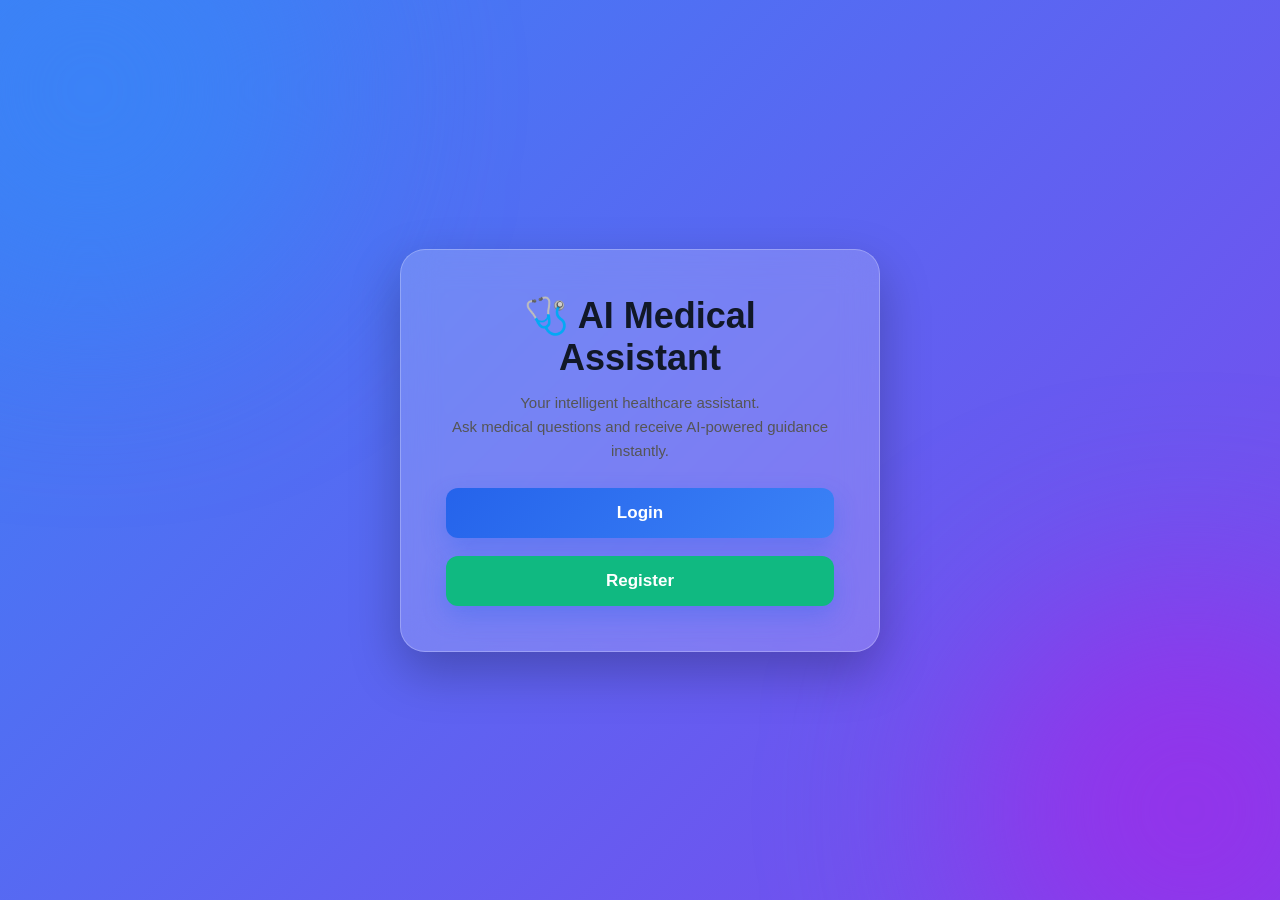
<file: templates/index.html>
<!DOCTYPE html>
<html lang="en">
<head>
    <meta charset="UTF-8">
    <meta name="viewport" content="width=device-width, initial-scale=1.0">
    <title>AI Medical Assistant</title>

    <link rel="stylesheet" href="/static/style.css">
</head>
<body>

<div class="login-container">

    <h1>🩺 AI Medical Assistant</h1>

    <p style="text-align:center; margin-bottom:25px; color:#555; line-height:1.6;">
        Your intelligent healthcare assistant.<br>
        Ask medical questions and receive AI-powered guidance instantly.
    </p>

    <button onclick="window.location.href='/login'">
        Login
    </button>

    <br><br>

    <button onclick="window.location.href='/register'"
        style="background:#10b981;">
        Register
    </button>

</div>

</body>
</html>
</file>
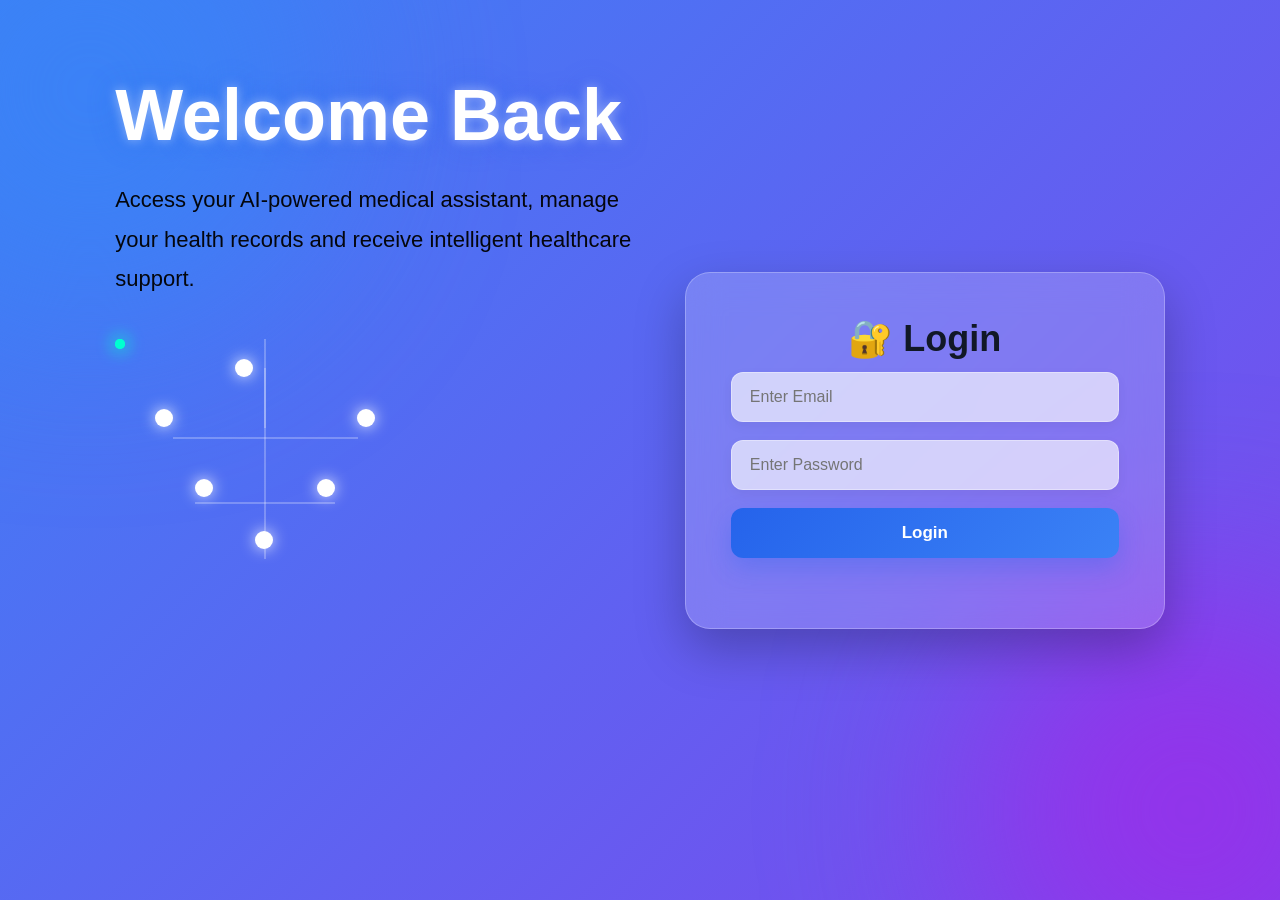
<file: templates/login.html>
<!DOCTYPE html>
<html lang="en">

<head>
    <meta charset="UTF-8">
    <meta name="viewport" content="width=device-width, initial-scale=1.0">
    <title>Login - AI Medical Assistant</title>

    <link rel="stylesheet" href="/static/style.css">
</head>

<body>

    <div class="register-page">

    <div class="left-panel">

        <h1>Welcome Back</h1>

        <p>
            Access your AI-powered medical assistant,
            manage your health records and receive intelligent healthcare support.
        </p>

        <div class="animation-area">

            <div class="brain-network">

                <span class="node n1"></span>
                <span class="node n2"></span>
                <span class="node n3"></span>
                <span class="node n4"></span>
                <span class="node n5"></span>
                <span class="node n6"></span>

                <div class="pulse p1"></div>
                <div class="pulse p2"></div>

            </div>

        </div>

        <div class="ecg">

            <svg viewBox="0 0 900 120">
                <path d="M0 60 L80 60 L110 60 L135 20 L160 100 L185 40 L210 60 L900 60"/>
            </svg>

        </div>

    </div>

    <div class="login-container">

        <h1>🔐 Login</h1>

        <input
            type="email"
            id="email"
            placeholder="Enter Email">

        <input
            type="password"
            id="password"
            placeholder="Enter Password">

        <button id="login-btn">
            Login
        </button>

        <p id="message"></p>

    </div>

    <script>

        // Agar user already login hai
        if (localStorage.getItem("token")) {
            window.location.href = "/chat";
        }

        document.getElementById("login-btn").onclick = async () => {

            const email = document.getElementById("email").value.trim();
            const password = document.getElementById("password").value.trim();

            if (email === "" || password === "") {
                document.getElementById("message").innerHTML =
                    "Please enter email and password.";
                return;
            }

            const formData = new URLSearchParams();

            formData.append("username", email);
            formData.append("password", password);

            const response = await fetch("/user/login", {

                method: "POST",

                headers: {
                    "Content-Type": "application/x-www-form-urlencoded"
                },

                body: formData

            });

            const data = await response.json();

            if (response.ok && data.access_token) {

                localStorage.setItem("token", data.access_token);

                window.location.href = "/chat";

            } else {

                document.getElementById("message").innerHTML =
                    data.detail || "Login Failed";

            }

        };

    </script>

</body>

</html>
</file>
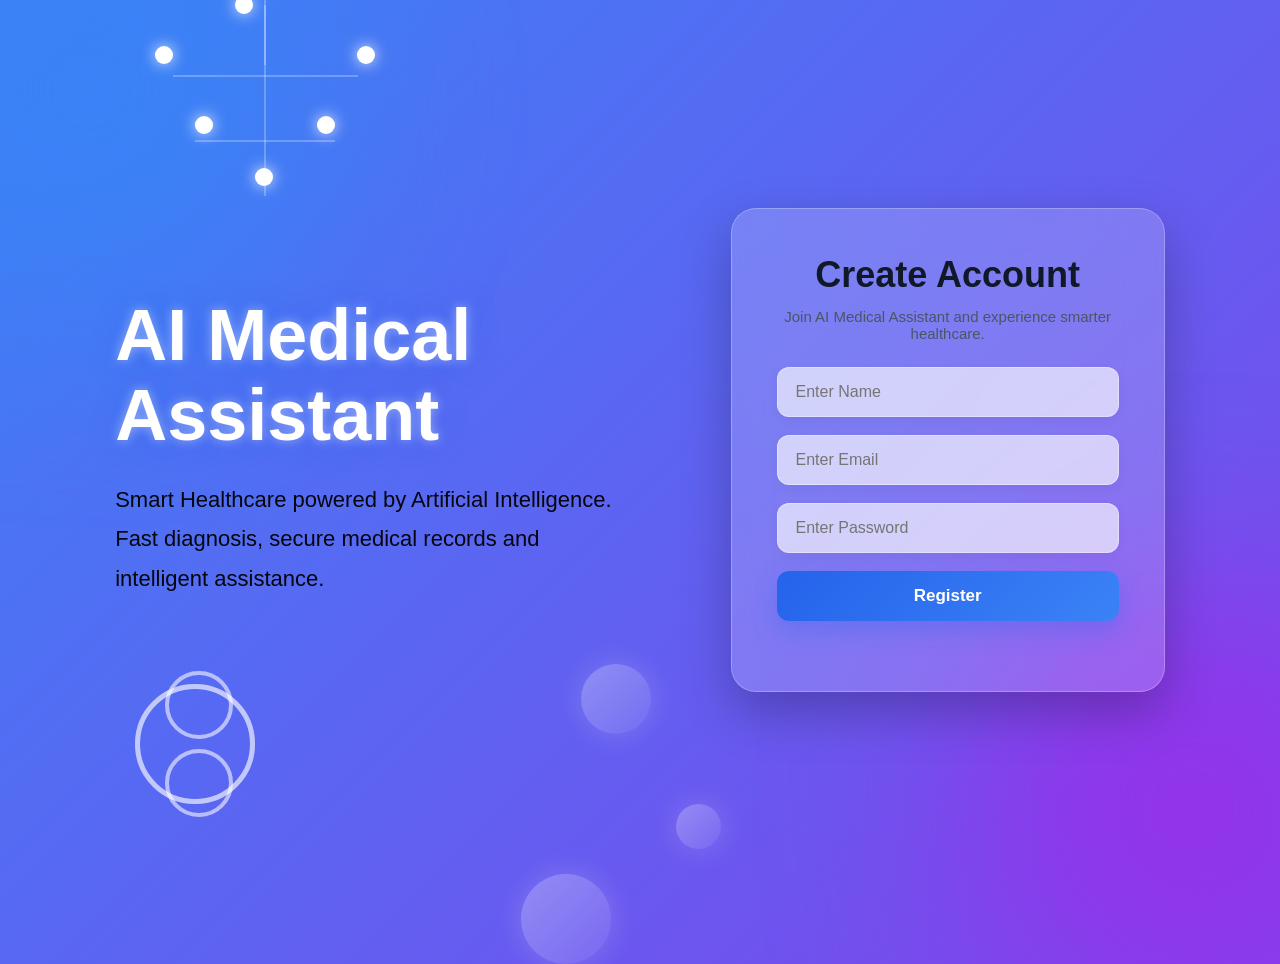
<file: templates/register.html>
<!DOCTYPE html>
<html lang="en">
<head>
    <meta charset="UTF-8">
    <meta name="viewport" content="width=device-width, initial-scale=1.0">
    <title>Register - AI Medical Assistant</title>

    <link rel="stylesheet" href="/static/style.css"> 
</head>
<body>

<div class="register-page">

    <div class="left-panel">
        <div class="animation-area">

            <div class="brain-network">

                <span class="node n1"></span>
                <span class="node n2"></span>
                <span class="node n3"></span>
                <span class="node n4"></span>
                <span class="node n5"></span>
                <span class="node n6"></span>

                <div class="pulse p1"></div>
                <div class="pulse p2"></div>

            </div>

       </div>

        <h1>AI Medical Assistant</h1> 

        <p>
            Smart Healthcare powered by Artificial Intelligence.
            Fast diagnosis, secure medical records and intelligent assistance.
        </p>

    <div class="animation-area">

    <div class="dna"></div>

<div class="animation-area">

    <div class="dna"></div>
    
    <div class="ecg">

<svg viewBox="0 0 900 120">

<path d="

M0 60
L80 60
L120 60
L140 35
L150 85
L165 10
L180 110
L200 60
L280 60
L300 60
L320 35
L330 85
L345 10
L360 110
L380 60
L900 60

"/>

</svg>

</div>

    <div class="circle c1"></div>
    <div class="circle c2"></div>
    <div class="circle c3"></div>

</div>

    <div class="plus plus1"></div>
    <div class="plus plus2"></div>
    <div class="plus plus3"></div>

</div>

</div>

<div class="login-container">

    <h1>Create Account</h1>

    <p class="subtitle">
    Join AI Medical Assistant and experience smarter healthcare.
    </p>

    <input
        type="text"
        id="name"
        placeholder="Enter Name">

    <input
        type="email"
        id="email"
        placeholder="Enter Email">

    <input
        type="password"
        id="password"
        placeholder="Enter Password">

    <button id="register-btn">
        Register
    </button>

    <p id="message"></p>

    </div>
</div>


<script>
console.log("Register JS Loaded");

document.getElementById("register-btn").addEventListener("click", async function () {

    console.log("Button Clicked");

    try {

        const response = await fetch("/user/register", {
            method: "POST",
            headers: {
                "Content-Type": "application/json"
            },
            body: JSON.stringify({
                full_name: document.getElementById("name").value,
                email: document.getElementById("email").value,
                password: document.getElementById("password").value
            })
        });

        console.log("Status:", response.status);

        const data = await response.json();

        console.log("Response:", data);

        if (response.ok) {
            alert("Registration Successful");
            window.location.href = "/login";
        } else {
            alert(JSON.stringify(data));
        }

    } catch (err) {
        console.error(err);
        alert(err);
    }

});
</script>

</body>
</html>
</file>
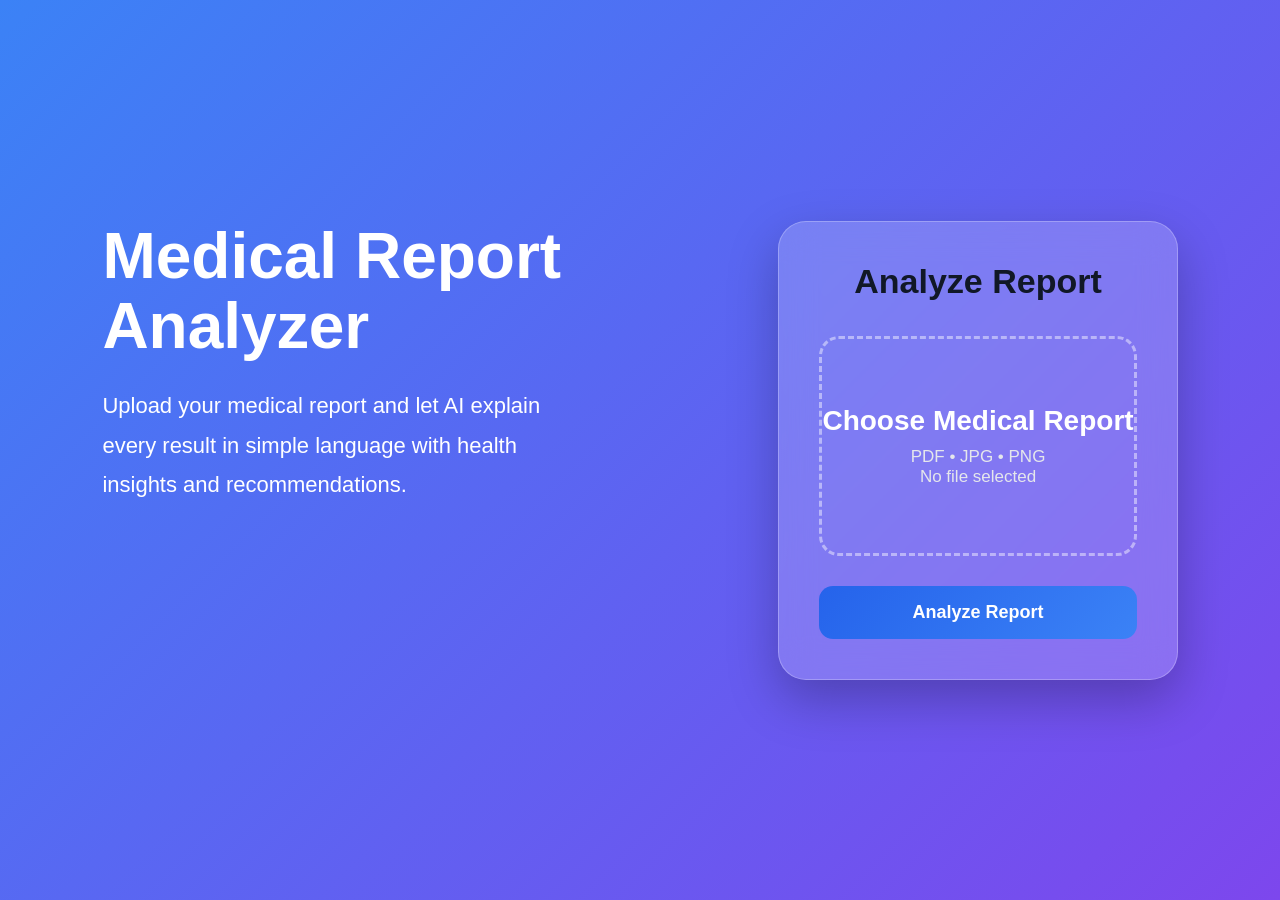
<file: templates/report.html>
<!DOCTYPE html>
<html lang="en">
<head>
    <meta charset="UTF-8">
    <meta name="viewport" content="width=device-width, initial-scale=1.0">
    <title>Medical Report Analyzer</title>

    <link rel="stylesheet" href="/static/report.css">
</head>


<body>

<div class="page">

    <div class="left-panel">

        <h1>Medical Report Analyzer</h1>

        <p>
            Upload your medical report and let AI explain every result
            in simple language with health insights and recommendations.
        </p>

    </div>

    <div class="upload-card">

        <h2>Analyze Report</h2>

        <form id="uploadForm">

            <label class="upload-box">

                <input
                    type="file"
                    id="reportFile"
                    accept=".pdf,.png,.jpg,.jpeg"
                    hidden>

                <div class="upload-content">

                    <h3>Choose Medical Report</h3>

                    <p>PDF • JPG • PNG</p>

                    <p id="fileName">No file selected</p>   

                </div>

            </label>

            <button type="submit">
                Analyze Report
            </button>

        </form>
        <div id="result" style="display:none; margin-top:25px;">

            <h3>AI Medical Analysis</h3>

            <button id="downloadBtn" style="display:none;">
                Download Report
            </button>
             
            <div id="loading" style="display:none;">
                🤖 AI is analyzing your report...
            </div>

            <div id="analysis"></div>

        </div>

    </div>

</div>

<script src="/static/report.js"></script>

</body>
</html>
</file>
<file: static/style.css>
*{
    margin:0;
    padding:0;
    box-sizing:border-box;
    font-family:'Poppins',sans-serif;
}

body{
    margin:0;
    min-height:100vh;
    display:flex;
    justify-content:center;
    align-items:center;
    overflow:hidden;

    background:linear-gradient(-45deg,#2563eb,#06b6d4,#9333ea,#3b82f6);
    background-size:400% 400%;
    animation:gradientBG 12s ease infinite;
}

/* ================= CHAT PAGE ================= */

.container{
    width:1200px;
    height:92vh;
    background:#ffffff;
    border-radius:20px;
    box-shadow:0 10px 30px rgba(0,0,0,.15);
    overflow:hidden;
    display:flex;
}

/* Sidebar */

.sidebar{
    width:280px;
    background:#1f2937;
    color:white;
    padding:20px;
    display:flex;
    flex-direction:column;
}

.sidebar h2{
    text-align:center;
    margin-bottom:20px;
    font-size:24px;
}

#new-chat-btn{
    padding:14px;
    border:none;
    border-radius:10px;
    background:#2563eb;
    color:white;
    cursor:pointer;
    font-size:16px;
    margin-bottom:20px;
}

#new-chat-btn:hover{
    background:#1d4ed8;
}
#search-chat{
    width:100%;
    padding:12px;
    margin-bottom:18px;
    border:none;
    border-radius:10px;
    outline:none;
    font-size:15px;
    background:#334155;
    color:white;
}

#search-chat::placeholder{
    color:#cbd5e1;
}

#history{
    flex:1;
    overflow-y:auto;
}

/* History */

.history-item{
    padding:12px;
    margin-bottom:10px;
    border-radius:10px;
    background:#334155;
    color:white;
    cursor:pointer;
    transition:.3s;

    white-space:nowrap;
    overflow:hidden;
    text-overflow:ellipsis;
}

.history-item:hover{
    background:#475569;
}

/* Chat Area */

.chat-area{
    flex:1;
    display:flex;
    flex-direction:column;
    padding:25px;
}

.chat-header{
    display:flex;
    justify-content:space-between;
    align-items:center;
    margin-bottom:20px;
}

.chat-header h2{
    font-size:32px;
}

#logout-btn{
    padding:12px 20px;
    border:none;
    border-radius:8px;
    background:#ef4444;
    color:white;
    cursor:pointer;
}

#logout-btn:hover{
    background:#dc2626;
}

/* Chat Box */

#chat-box{
    flex:1;
    background:#f8fafc;
    border:1px solid #ddd;
    border-radius:15px;
    padding:20px;
    overflow-y:auto;

    display:flex;
    flex-direction:column;
}

/* User Message */

.user{
    align-self:flex-end;
    max-width:70%;
    background:linear-gradient(135deg,#2563eb,#3b82f6);
    color:#fff;
    padding:14px 18px;
    margin:12px 0;
    border-radius:20px 20px 5px 20px;
    line-height:1.7;
    box-shadow:0 4px 15px rgba(37,99,235,.25);
    animation:fadeUp .25s ease;
}

/* AI Message */

.bot{
    align-self:flex-start;
    max-width:75%;
    background:#ffffff;
    color:#222;
    padding:14px 18px;
    margin:12px 0;
    border-radius:20px 20px 20px 5px;
    border:1px solid #e5e7eb;
    line-height:1.8;
    box-shadow:0 4px 15px rgba(0,0,0,.06);
    animation:fadeUp .25s ease;
}

/* Input */

.input-area{
    display:flex;
    margin-top:20px;
}

#user-input{
    flex:1;
    padding:15px;
    border:1px solid #ccc;
    border-radius:12px 0 0 12px;
    outline:none;
    font-size:16px;
}

#send-btn{
    width:160px;
    border:none;
    background:#2563eb;
    color:white;
    font-size:18px;
    cursor:pointer;
    border-radius:0 12px 12px 0;
}

#send-btn:hover{
    background:#1d4ed8;
}

/* ================= LOGIN PAGE ================= */



/* ================= REGISTER PAGE ================= */

.login-container{

    width:480px;
    padding:45px;

    border-radius:25px;

    background:rgba(255,255,255,0.18);
    backdrop-filter:blur(18px);
    -webkit-backdrop-filter:blur(18px);

    border:1px solid rgba(255,255,255,0.25);

    box-shadow:0 20px 50px rgba(0,0,0,0.25);

    text-align:center;

    animation:fadeUp .8s ease;
    transition:all .4s ease;

    position:relative;
    overflow:hidden;
}

position: relative;
overflow: hidden;

.login-container::before{
    content:"";
    position:absolute;
    top:-50%;
    left:-50%;
    width:200%;
    height:200%;

    background:linear-gradient(
        45deg,
        transparent,
        rgba(255,255,255,.15),
        transparent
    );

    transform:rotate(25deg);

    animation:shine 6s linear infinite;
}

@keyframes shine{

    from{
        transform:translateX(-120%) rotate(25deg);
    }

    to{
        transform:translateX(120%) rotate(25deg);
    }

}

.login-container:hover{

    transform:translateY(-8px);

    box-shadow:0 30px 60px rgba(0,0,0,.35);

}

.login-container::before{

    content:"";

    position:absolute;

    top:-50%;
    left:-80%;

    width:80px;
    height:220%;

    background:rgba(255,255,255,.18);

    transform:rotate(25deg);

    transition:.8s;

}

.login-container:hover::before{

    left:140%;

}

.login-container h1{

    font-size:36px;
    font-weight:700;
    color:#111827;

    margin-bottom:12px;

}

.login-container p{

    color:#4b5563;
    margin-bottom:25px;
    font-size:15px;

}

.login-container input{

    width:100%;
    padding:15px 18px;

    margin-bottom:18px;

    border:1px solid rgba(255,255,255,.35);

    border-radius:12px;

    background:rgba(255,255,255,.65);

    font-size:16px;

    outline:none;

    transition:all .35s ease;

    transform:translateY(0);

    box-shadow:0 4px 12px rgba(0,0,0,.05);

}

.login-container input:focus{

    border-color:#2563eb;

    background:white;

    transform:translateY(-2px) scale(1.02);

    box-shadow:
        0 12px 30px rgba(37,99,235,.18),
        0 0 0 4px rgba(37,99,235,.10);

}

.login-container button{

    width:100%;

    padding:15px;

    border:none;

    border-radius:12px;

    background:linear-gradient(135deg,#2563eb,#3b82f6);

    color:white;

    font-size:17px;

    font-weight:600;

    cursor:pointer;

    transition:.3s;

    box-shadow:0 10px 25px rgba(37,99,235,.30);

    position:relative;
    
    overflow:hidden;

}

.login-container button:hover{

    transform:translateY(-4px) scale(1.02);

    box-shadow:
        0 18px 35px rgba(37,99,235,.45);

}

.login-container button::before{

    content:"";

    position:absolute;

    top:0;
    left:-120%;

    width:60%;
    height:100%;

    background:linear-gradient(
        90deg,
        transparent,
        rgba(255,255,255,.45),
        transparent
    );

    transform:skewX(-25deg);

    transition:.7s;

}

.login-container button:hover::before{

    left:160%;

}

.login-container a{

    color:#2563eb;

    text-decoration:none;

    font-weight:600;

}

.login-container a:hover{

    text-decoration:underline;

}

.time{
    font-size:11px;
    opacity:.75;
    text-align:right;
    margin-top:8px;
}

.bot .time{
    color:#777;
}

@keyframes fadeUp{

    from{
        opacity:0;
        transform:translateY(12px);
    }

    to{
        opacity:1;
        transform:translateY(0);
    }

}

body::before,
body::after{

    content:"";
    position:fixed;
    width:420px;
    height:420px;
    border-radius:50%;
    filter:blur(100px);
    z-index:-1;

}

body::before{

    background:#3b82f6;
    top:-120px;
    left:-120px;

    animation:float1 10s infinite alternate;

}

body::after{

    background:#9333ea;

    right:-120px;
    bottom:-120px;

    animation:float2 12s infinite alternate;

}

@keyframes float1{

    from{
        transform:translate(0,0);
    }

    to{
        transform:translate(120px,80px);
    }

}

@keyframes float2{

    from{
        transform:translate(0,0);
    }

    to{
        transform:translate(-120px,-80px);
    }

}
@keyframes gradientBG{
    0%{
        background-position:0% 50%;
    }
    50%{
        background-position:100% 50%;
    }
    100%{
        background-position:0% 50%;
    }
}
/* ================= MEDICAL BACKGROUND ================= */

.medical-bg{

    position:fixed;
    inset:0;
    overflow:hidden;
    z-index:-1;

}

.floating{

    position:absolute;
    font-size:45px;
    opacity:.18;
    animation:float 10s infinite ease-in-out;

}

.plus1{
    top:8%;
    left:8%;
}

.plus2{
    top:25%;
    right:10%;
}

.plus3{
    bottom:10%;
    left:20%;
}

.pill{
    bottom:18%;
    right:12%;
}

.dna{
    top:45%;
    left:6%;
}

.syringe{
    right:25%;
    top:60%;
}

.stethoscope{
    left:35%;
    bottom:12%;
}

@keyframes float{

    0%{
        transform:translateY(0px) rotate(0deg);
    }

    50%{
        transform:translateY(-30px) rotate(10deg);
    }

    100%{
        transform:translateY(0px) rotate(0deg);
    }

}

/* ECG Heartbeat */

.heartbeat{

    position:absolute;

    width:200%;

    height:3px;

    background:
    linear-gradient(90deg,
    transparent,
    #00ff95,
    transparent);

    top:50%;

    animation:heartbeatMove 5s linear infinite;

    opacity:.6;

}

@keyframes heartbeatMove{

    from{
        transform:translateX(-50%);
    }

    to{
        transform:translateX(0%);
    }

}

/* ================= REGISTER PAGE ================= */

.register-page{
    width:100%;
    height:100vh;
    display:flex;
    align-items:center;
    justify-content:space-between;
    padding:0 9%;
    position:relative;
}

.left-panel h1{
    font-size:72px;
    font-weight:700;
    line-height:1.1;
    margin-bottom:25px;

    color:white;

    text-shadow:
        0 0 12px rgba(255,255,255,.45),
        0 0 30px rgba(37,99,235,.45);
}

.left-panel h1{
    font-size:72px;
    font-weight:700;
    line-height:1.1;
    margin-bottom:25px;
}

.left-panel p{
    font-size:22px;
    line-height:1.8;
    opacity:.95;
    max-width:520px;
    animation:fadeText 1.5s ease;
}

.animation-area{
    position:relative;
    width:100%;
    height:320px;
    margin-top:40px;
}

.dna{

    width:120px;
    height:120px;

    border:5px solid rgba(255,255,255,.4);

    border-radius:50%;

    position:absolute;

    left:20px;
    top:40px;

    animation:rotateDNA 12s linear infinite;
}

.dna::before,
.dna::after{

    content:"";

    position:absolute;

    width:60px;
    height:60px;

    border:4px solid rgba(255,255,255,.35);

    border-radius:50%;
}

.dna::before{

    left:25px;
    top:-18px;

}

.dna::after{

    left:25px;
    bottom:-18px;

}

@keyframes rotateDNA{

0%{
transform:rotate(0deg) scale(1);
}

50%{
transform:rotate(180deg) scale(1.08);
}

100%{
transform:rotate(360deg) scale(1);
}

}

.ecg{
    position:relative;
    width:420px;
    height:120px;
    margin-top:45px;
    overflow:hidden;
}

.ecg svg{
    width:900px;
    height:120px;

    stroke:#ffffff;
    stroke-width:4;
    fill:none;

    filter:drop-shadow(0 0 10px rgba(255,255,255,.8));

    stroke-dasharray:900;
    stroke-dashoffset:900;

    animation:drawECG 3s linear infinite;
}

@keyframes drawECG{

    from{
        stroke-dashoffset:900;
    }

    to{
        stroke-dashoffset:0;
    }

}

.circle{

    position:absolute;

    border-radius:50%;

    background:linear-gradient(
    135deg,
    rgba(255,255,255,.30),
    rgba(255,255,255,.10)
    );

   box-shadow:0 0 30px rgba(255,255,255,.18);

    backdrop-filter:blur(8px);

    animation:floatCircle 6s ease-in-out infinite;
}

.c1{

    width:70px;
    height:70px;

    right:80px;
    top:20px;

}

.c2{

    width:45px;
    height:45px;

    right:10px;
    top:160px;

    animation-delay:2s;
}

.c3{

    width:90px;
    height:90px;

    right:120px;
    bottom:0;

    animation-delay:4s;
}

@keyframes floatCircle{

    0%,100%{

        transform:translateY(0px);

    }

    50%{

        transform:translateY(-25px);

    }

}

@keyframes fadeText{

    from{
        opacity:0;
        transform:translateY(20px);
    }

    to{
        opacity:1;
        transform:translateY(0);
    }

}

/* ===== AI Brain Network ===== */

.brain-network{

    position:relative;

    width:300px;
    height:220px;

    margin-top:40px;

}

.node{

    position:absolute;

    width:18px;
    height:18px;

    border-radius:50%;

    background:white;

    box-shadow:
    0 0 15px rgba(255,255,255,.9);

    animation:pulseNode 2s infinite;

}

.n1{top:20px;left:120px;}
.n2{top:70px;left:40px;}
.n3{top:70px;right:40px;}
.n4{top:140px;left:80px;}
.n5{top:140px;right:80px;}
.n6{bottom:10px;left:140px;}

.brain-network::before{

    content:"";

    position:absolute;

    inset:0;

    background:
    linear-gradient(white,white) center/2px 100% no-repeat;

    opacity:.25;

}
.brain-network::after{

    content:"";

    position:absolute;

    inset:0;

    background:

    linear-gradient(white,white) 50% 18%/2px 60px no-repeat,

    linear-gradient(45deg,white,white) 32% 45%/120px 2px no-repeat,

    linear-gradient(-45deg,white,white) 68% 45%/120px 2px no-repeat,

    linear-gradient(45deg,white,white) 40% 75%/100px 2px no-repeat,

    linear-gradient(-45deg,white,white) 60% 75%/100px 2px no-repeat;

    opacity:.25;

}
.pulse{

    position:absolute;

    width:10px;
    height:10px;

    border-radius:50%;

    background:#00ffd0;

    box-shadow:0 0 18px #00ffd0;

}

.p1{

    animation:movePulse1 3s linear infinite;

}

.p2{

    animation:movePulse2 4s linear infinite;

}
@keyframes pulseNode{

    0%,100%{

        transform:scale(1);

    }

    50%{

        transform:scale(1.4);

    }

}

@keyframes movePulse1{

    0%{
        top:20px;
        left:120px;
    }

    100%{
        top:190px;
        left:140px;
    }

}

@keyframes movePulse2{

    0%{
        top:70px;
        left:40px;
    }

    100%{
        top:140px;
        right:80px;
    }

}

.left-panel{

    animation:slideLeft .9s ease;

}

.login-container{

    animation:slideRight .9s ease;

}

@keyframes slideLeft{

    from{

        opacity:0;
        transform:translateX(-80px);

    }

    to{

        opacity:1;
        transform:translateX(0);

    }

}

@keyframes slideRight{

    from{

        opacity:0;
        transform:translateX(80px);

    }

    to{

        opacity:1;
        transform:translateX(0);

    }

}
</file>
<file: static/report.css>
*{
    margin:0;
    padding:0;
    box-sizing:border-box;
    font-family:'Poppins',sans-serif;
}

body{

    min-height:100vh;

    display:flex;
    justify-content:center;
    align-items:center;

    overflow-y:auto;
    
    overflow-x:hidden;

    background:linear-gradient(-45deg,#2563eb,#06b6d4,#9333ea,#3b82f6);
    background-size:400% 400%;
    animation:gradientBG 12s ease infinite;

}

.page{

    width:100%;
    max-width:1400px;

    display:flex;

    justify-content:space-between;

    align-items:flex-start;
        
    padding:40px 8%;
    

}

.left-panel{

    width:45%;
    color:white;

}

.left-panel h1{

    font-size:64px;
    margin-bottom:25px;
    line-height:1.1;

}

.left-panel p{

    font-size:22px;
    line-height:1.8;
    max-width:520px;

}

.upload-card{

    height: auto;

    max-height: 85vh;

    overflow-y: auto;

    padding:40px;

    border-radius:28px;

    background:rgba(255,255,255,.18);

    backdrop-filter:blur(18px);

    border:1px solid rgba(255,255,255,.25);

    box-shadow:0 20px 50px rgba(0,0,0,.25);

}

.upload-card h2{

    text-align:center;
    font-size:34px;

    margin-bottom:35px;

    color:#111827;

}

.upload-box{

    display:flex;

    justify-content:center;
    align-items:center;

    width:100%;
    height:220px;

    border:3px dashed rgba(255,255,255,.45);

    border-radius:20px;

    cursor:pointer;

    transition:.35s;

}

.upload-box:hover{

    transform:translateY(-4px);

    border-color:white;

    background:rgba(255,255,255,.08);

}

.upload-content{

    text-align:center;

}

.upload-content h3{

    font-size:28px;
    color:white;
    margin-bottom:10px;

}

.upload-content p{

    color:#e5e7eb;
    font-size:17px;

}

button{

    width:100%;

    margin-top:30px;

    padding:16px;

    border:none;

    border-radius:14px;

    background:linear-gradient(135deg,#2563eb,#3b82f6);

    color:white;

    font-size:18px;

    font-weight:600;

    cursor:pointer;

    transition:.3s;

}

button:hover{

    transform:translateY(-3px);

    box-shadow:0 15px 30px rgba(37,99,235,.35);

}

@keyframes gradientBG{

    0%{
        background-position:0% 50%;
    }

    50%{
        background-position:100% 50%;
    }

    100%{
        background-position:0% 50%;
    }

}

/* AI Analysis Box */

#result{

    display:none;

    margin-top:25px;

}

#result h3{

    color:#2563eb;

    margin-bottom:15px;

}

#analysis{

    background:#f8fafc;

    border:1px solid #dbeafe;

    border-radius:15px;

    padding:20px;

    line-height:1.9;

    max-height:420px;

    overflow-y:auto;

    white-space:pre-wrap;

    color:#1f2937;

    box-shadow:0 6px 18px rgba(0,0,0,.08);

}
</file>
